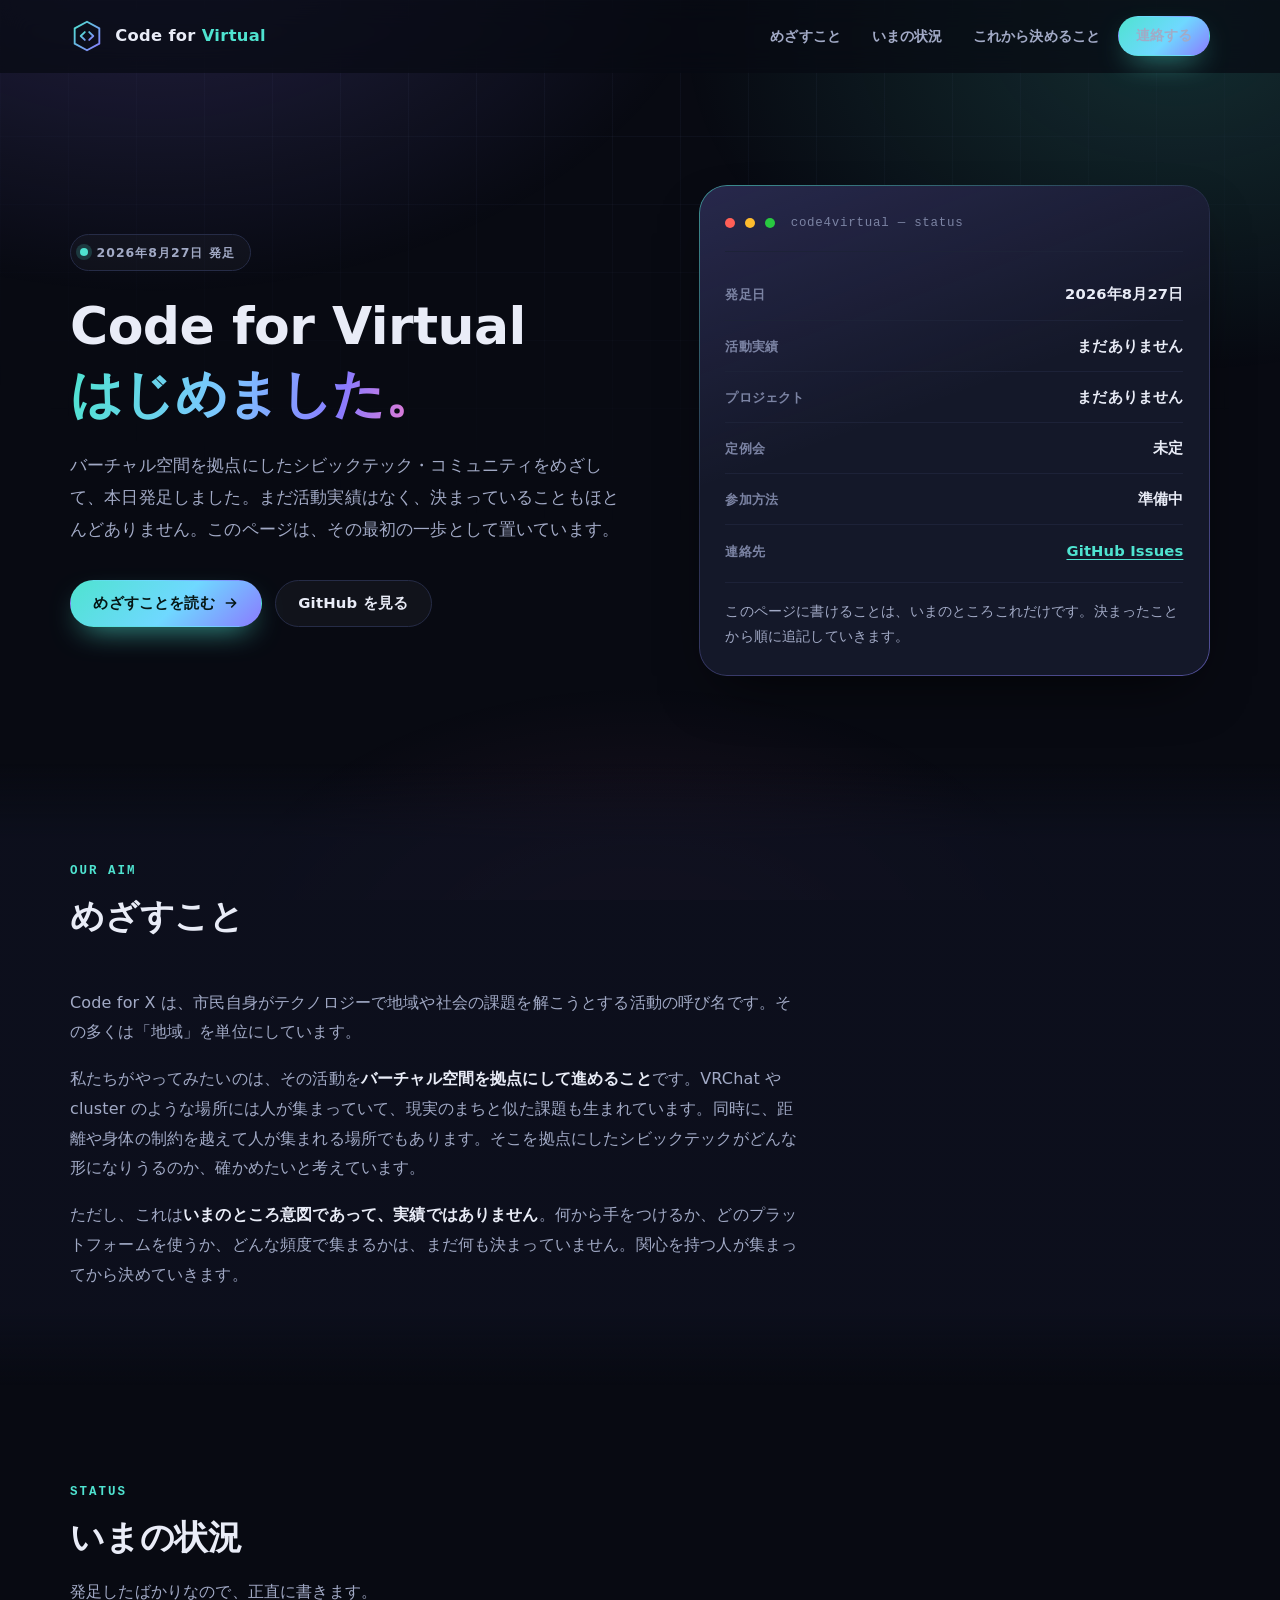
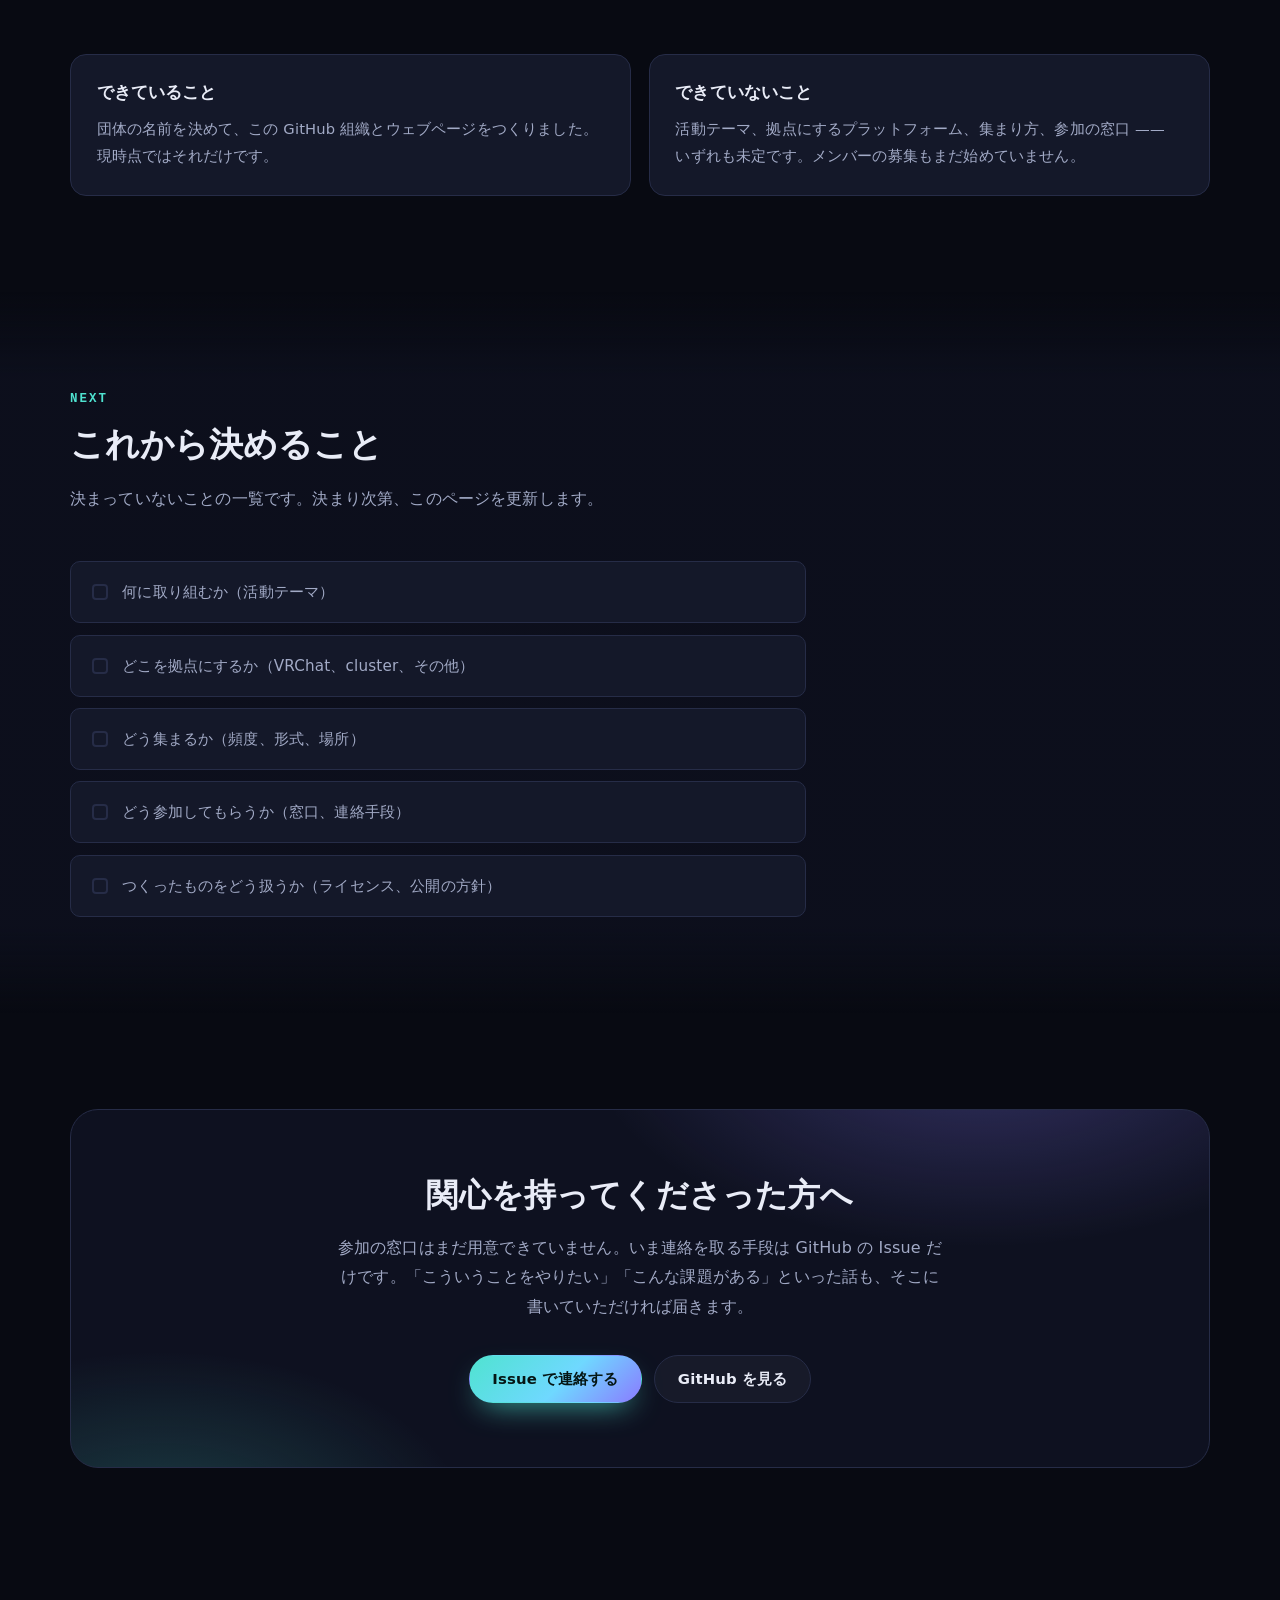
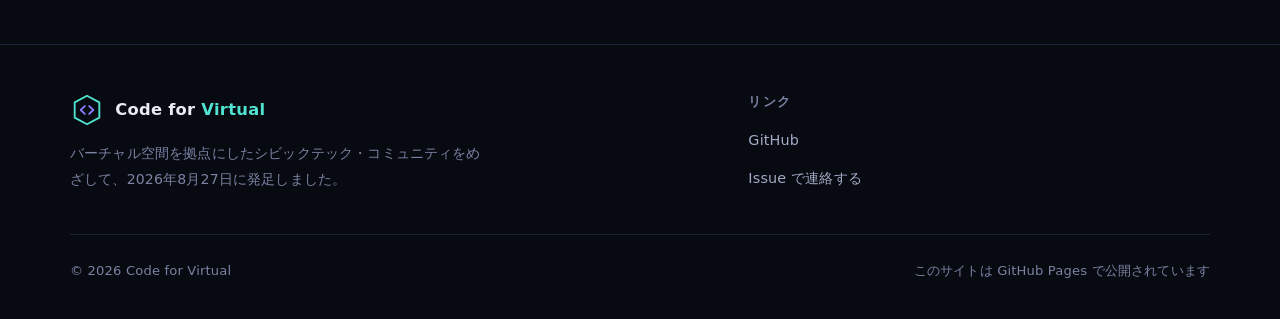
<file: docs/index.html>
<!DOCTYPE html>
<html lang="ja">
<head>
<meta charset="utf-8">
<meta name="viewport" content="width=device-width, initial-scale=1">
<title>Code for Virtual — 発足しました</title>
<meta name="description" content="Code for Virtual（コード・フォー・バーチャル）は、バーチャル空間を拠点にしたシビックテック・コミュニティをめざして 2026年8月27日に発足しました。活動はこれからです。">
<link rel="canonical" href="https://code4virtual.github.io/">
<link rel="icon" href="./assets/favicon.svg" type="image/svg+xml">
<link rel="stylesheet" href="./assets/style.css">

<meta property="og:type" content="website">
<meta property="og:site_name" content="Code for Virtual">
<meta property="og:title" content="Code for Virtual — 発足しました">
<meta property="og:description" content="バーチャル空間を拠点にしたシビックテック・コミュニティをめざして発足しました。活動内容はこれから決めていきます。">
<meta property="og:url" content="https://code4virtual.github.io/">
<meta property="og:locale" content="ja_JP">
<meta name="twitter:card" content="summary">

<script type="application/ld+json">
{
  "@context": "https://schema.org",
  "@type": "Organization",
  "name": "Code for Virtual",
  "alternateName": "コード・フォー・バーチャル",
  "url": "https://code4virtual.github.io/",
  "foundingDate": "2026-08-27",
  "description": "バーチャル空間を拠点にしたシビックテック・コミュニティをめざして発足した団体。",
  "sameAs": ["https://github.com/code4virtual"]
}
</script>
</head>
<body>

<a class="skip-link" href="#main">本文へスキップ</a>

<header class="site-header" id="siteHeader">
  <div class="shell">
    <a class="brand" href="#top">
      <svg class="brand__mark" viewBox="0 0 40 40" aria-hidden="true">
        <defs>
          <linearGradient id="bm" x1="0" y1="0" x2="1" y2="1">
            <stop offset="0" stop-color="#4fe3d0"/>
            <stop offset="1" stop-color="#8a7bff"/>
          </linearGradient>
        </defs>
        <path d="M20 3.2 34.5 11v18L20 36.8 5.5 29V11z" fill="none" stroke="url(#bm)" stroke-width="2.2" stroke-linejoin="round"/>
        <path d="M17.4 15.4 12.6 20l4.8 4.6M22.6 15.4 27.4 20l-4.8 4.6" fill="none" stroke="url(#bm)" stroke-width="2.2" stroke-linecap="round" stroke-linejoin="round"/>
      </svg>
      <span class="brand__name">Code for <span>Virtual</span></span>
    </a>

    <button class="nav-toggle" id="navToggle" type="button" aria-expanded="false" aria-controls="siteNav" aria-label="メニューを開く">
      <span></span>
    </button>

    <nav class="nav" id="siteNav" aria-label="メインメニュー">
      <a href="#aim">めざすこと</a>
      <a href="#status">いまの状況</a>
      <a href="#next">これから決めること</a>
      <a class="btn btn--primary" href="#contact">連絡する</a>
    </nav>
  </div>
</header>

<main id="main">

  <!-- ============ HERO ============ -->
  <section class="hero" id="top">
    <div class="shell hero__inner">
      <div>
        <span class="eyebrow">2026年8月27日 発足</span>

        <h1>
          Code for Virtual<br>
          <span class="grad">はじめました。</span>
        </h1>

        <p class="hero__lead">
          バーチャル空間を拠点にしたシビックテック・コミュニティをめざして、本日発足しました。まだ活動実績はなく、決まっていることもほとんどありません。このページは、その最初の一歩として置いています。
        </p>

        <div class="hero__cta">
          <a class="btn btn--primary" href="#aim">
            めざすことを読む
            <svg width="16" height="16" viewBox="0 0 24 24" fill="none" stroke="currentColor" stroke-width="2.4" stroke-linecap="round" stroke-linejoin="round" aria-hidden="true"><path d="M5 12h13M13 6l6 6-6 6"/></svg>
          </a>
          <a class="btn btn--ghost" href="https://github.com/code4virtual" rel="noopener">GitHub を見る</a>
        </div>
      </div>

      <div class="panel" data-reveal>
        <div class="panel__head">
          <span class="dot"></span><span class="dot"></span><span class="dot"></span>
          <span>code4virtual — status</span>
        </div>

        <dl class="facts">
          <div class="facts__row">
            <dt>発足日</dt>
            <dd>2026年8月27日</dd>
          </div>
          <div class="facts__row">
            <dt>活動実績</dt>
            <dd>まだありません</dd>
          </div>
          <div class="facts__row">
            <dt>プロジェクト</dt>
            <dd>まだありません</dd>
          </div>
          <div class="facts__row">
            <dt>定例会</dt>
            <dd>未定</dd>
          </div>
          <div class="facts__row">
            <dt>参加方法</dt>
            <dd>準備中</dd>
          </div>
          <div class="facts__row">
            <dt>連絡先</dt>
            <dd><a href="https://github.com/code4virtual/code4virtual.github.io/issues" rel="noopener">GitHub Issues</a></dd>
          </div>
        </dl>

        <p class="panel__note">
          このページに書けることは、いまのところこれだけです。決まったことから順に追記していきます。
        </p>
      </div>
    </div>
  </section>

  <!-- ============ AIM ============ -->
  <section class="section section--alt" id="aim">
    <div class="shell">
      <div class="section__head">
        <span class="section__label">Our aim</span>
        <h2 class="section__title">めざすこと</h2>
      </div>

      <div class="prose prose--wide" data-reveal>
        <p>
          Code for X は、市民自身がテクノロジーで地域や社会の課題を解こうとする活動の呼び名です。その多くは「地域」を単位にしています。
        </p>
        <p>
          私たちがやってみたいのは、その活動を<strong>バーチャル空間を拠点にして進めること</strong>です。VRChat や cluster のような場所には人が集まっていて、現実のまちと似た課題も生まれています。同時に、距離や身体の制約を越えて人が集まれる場所でもあります。そこを拠点にしたシビックテックがどんな形になりうるのか、確かめたいと考えています。
        </p>
        <p>
          ただし、これは<strong>いまのところ意図であって、実績ではありません</strong>。何から手をつけるか、どのプラットフォームを使うか、どんな頻度で集まるかは、まだ何も決まっていません。関心を持つ人が集まってから決めていきます。
        </p>
      </div>
    </div>
  </section>

  <!-- ============ STATUS ============ -->
  <section class="section" id="status">
    <div class="shell">
      <div class="section__head">
        <span class="section__label">Status</span>
        <h2 class="section__title">いまの状況</h2>
        <p class="section__desc">
          発足したばかりなので、正直に書きます。
        </p>
      </div>

      <div class="grid grid--2" data-reveal>
        <article class="card">
          <h3>できていること</h3>
          <p>
            団体の名前を決めて、この GitHub 組織とウェブページをつくりました。現時点ではそれだけです。
          </p>
        </article>

        <article class="card">
          <h3>できていないこと</h3>
          <p>
            活動テーマ、拠点にするプラットフォーム、集まり方、参加の窓口 —— いずれも未定です。メンバーの募集もまだ始めていません。
          </p>
        </article>
      </div>
    </div>
  </section>

  <!-- ============ NEXT ============ -->
  <section class="section section--alt" id="next">
    <div class="shell">
      <div class="section__head">
        <span class="section__label">Next</span>
        <h2 class="section__title">これから決めること</h2>
        <p class="section__desc">
          決まっていないことの一覧です。決まり次第、このページを更新します。
        </p>
      </div>

      <ul class="checklist" data-reveal>
        <li>何に取り組むか（活動テーマ）</li>
        <li>どこを拠点にするか（VRChat、cluster、その他）</li>
        <li>どう集まるか（頻度、形式、場所）</li>
        <li>どう参加してもらうか（窓口、連絡手段）</li>
        <li>つくったものをどう扱うか（ライセンス、公開の方針）</li>
      </ul>
    </div>
  </section>

  <!-- ============ CONTACT ============ -->
  <section class="section" id="contact">
    <div class="shell">
      <div class="cta-band" data-reveal>
        <h2>関心を持ってくださった方へ</h2>
        <p>
          参加の窓口はまだ用意できていません。いま連絡を取る手段は GitHub の Issue だけです。「こういうことをやりたい」「こんな課題がある」といった話も、そこに書いていただければ届きます。
        </p>
        <div class="hero__cta">
          <a class="btn btn--primary" href="https://github.com/code4virtual/code4virtual.github.io/issues" rel="noopener">Issue で連絡する</a>
          <a class="btn btn--ghost" href="https://github.com/code4virtual" rel="noopener">GitHub を見る</a>
        </div>
      </div>
    </div>
  </section>

</main>

<!-- ============ FOOTER ============ -->
<footer class="site-footer">
  <div class="shell">
    <div class="footer__grid footer__grid--simple">
      <div class="footer__about">
        <a class="brand" href="#top">
          <svg class="brand__mark" viewBox="0 0 40 40" aria-hidden="true">
            <path d="M20 3.2 34.5 11v18L20 36.8 5.5 29V11z" fill="none" stroke="#4fe3d0" stroke-width="2.2" stroke-linejoin="round"/>
            <path d="M17.4 15.4 12.6 20l4.8 4.6M22.6 15.4 27.4 20l-4.8 4.6" fill="none" stroke="#8a7bff" stroke-width="2.2" stroke-linecap="round" stroke-linejoin="round"/>
          </svg>
          <span class="brand__name">Code for <span>Virtual</span></span>
        </a>
        <p>
          バーチャル空間を拠点にしたシビックテック・コミュニティをめざして、2026年8月27日に発足しました。
        </p>
      </div>

      <div>
        <h2>リンク</h2>
        <ul class="footer__list">
          <li><a href="https://github.com/code4virtual" rel="noopener">GitHub</a></li>
          <li><a href="https://github.com/code4virtual/code4virtual.github.io/issues" rel="noopener">Issue で連絡する</a></li>
        </ul>
      </div>
    </div>

    <div class="footer__bottom">
      <span>&copy; <span id="year">2026</span> Code for Virtual</span>
      <span>このサイトは GitHub Pages で公開されています</span>
    </div>
  </div>
</footer>

<script src="./assets/main.js" defer></script>
</body>
</html>
</file>
<file: docs/assets/style.css>
@charset "utf-8";

/* =========================================================
   Code for Virtual — base tokens
   ========================================================= */
:root {
  --bg:           #080a12;
  --bg-soft:      #0e1120;
  --surface:      #141829;
  --surface-2:    #1b2038;
  --line:         #262c47;
  --line-soft:    #1d2238;

  --text:         #e9ecf7;
  --text-muted:   #a2aac6;
  --text-dim:     #7b83a3;

  --accent:       #4fe3d0;
  --accent-2:     #8a7bff;
  --accent-3:     #ff7ac6;
  --accent-ink:   #051614;

  --radius:       16px;
  --radius-sm:    10px;
  --radius-lg:    28px;

  --shell:        1140px;
  --gap:          clamp(1rem, 3vw, 2rem);

  --font: "Helvetica Neue", system-ui, -apple-system, "Segoe UI", Roboto,
          "Hiragino Kaku Gothic ProN", "Noto Sans JP", "Yu Gothic", Meiryo, sans-serif;
  --mono: ui-monospace, SFMono-Regular, "SF Mono", Menlo, Consolas, monospace;

  --shadow: 0 24px 60px -24px rgba(0, 0, 0, .8);
  --ring: 0 0 0 3px rgba(79, 227, 208, .35);
}

*, *::before, *::after { box-sizing: border-box; }

html {
  scroll-behavior: smooth;
  scroll-padding-top: 90px;
  -webkit-text-size-adjust: 100%;
}

@media (prefers-reduced-motion: reduce) {
  html { scroll-behavior: auto; }
  *, *::before, *::after {
    animation-duration: .001ms !important;
    animation-iteration-count: 1 !important;
    transition-duration: .001ms !important;
  }
}

body {
  margin: 0;
  background: var(--bg);
  color: var(--text);
  font-family: var(--font);
  font-size: 16px;
  line-height: 1.85;
  letter-spacing: .01em;
  overflow-x: hidden;
  -webkit-font-smoothing: antialiased;
}

/* Ambient backdrop: grid + aurora */
body::before {
  content: "";
  position: fixed;
  inset: 0;
  z-index: -2;
  background:
    radial-gradient(60rem 40rem at 12% -10%, rgba(138, 123, 255, .22), transparent 60%),
    radial-gradient(50rem 34rem at 92% 4%,  rgba(79, 227, 208, .16), transparent 62%),
    radial-gradient(46rem 30rem at 50% 108%, rgba(255, 122, 198, .10), transparent 60%);
}

body::after {
  content: "";
  position: fixed;
  inset: 0;
  z-index: -1;
  pointer-events: none;
  background-image:
    linear-gradient(rgba(120, 140, 200, .055) 1px, transparent 1px),
    linear-gradient(90deg, rgba(120, 140, 200, .055) 1px, transparent 1px);
  background-size: 68px 68px;
  mask-image: radial-gradient(90% 70% at 50% 0%, #000 20%, transparent 85%);
  -webkit-mask-image: radial-gradient(90% 70% at 50% 0%, #000 20%, transparent 85%);
}

img, svg { max-width: 100%; }

a { color: var(--accent); text-underline-offset: .22em; }
a:hover { color: #7ff0e2; }

:focus-visible {
  outline: none;
  box-shadow: var(--ring);
  border-radius: 6px;
}

h1, h2, h3, h4 {
  line-height: 1.35;
  letter-spacing: .005em;
  margin: 0;
  font-weight: 700;
  text-wrap: balance;          /* 見出しの行長をそろえる（対応ブラウザのみ） */
  line-break: strict;          /* 日本語の禁則処理を厳格に */
}

p {
  margin: 0;
  text-wrap: pretty;           /* 行末に1文字だけ残る「泣き別れ」を抑える */
}

.shell {
  width: min(100% - 2.5rem, var(--shell));
  margin-inline: auto;
}

.skip-link {
  position: absolute;
  left: 1rem;
  top: -4rem;
  z-index: 100;
  padding: .7rem 1.1rem;
  border-radius: var(--radius-sm);
  background: var(--accent);
  color: var(--accent-ink);
  font-weight: 700;
  text-decoration: none;
  transition: top .2s ease;
}
.skip-link:focus { top: 1rem; color: var(--accent-ink); }

/* =========================================================
   Header
   ========================================================= */
.site-header {
  position: sticky;
  top: 0;
  z-index: 50;
  background: rgba(8, 10, 18, .72);
  backdrop-filter: blur(14px);
  -webkit-backdrop-filter: blur(14px);
  border-bottom: 1px solid transparent;
  transition: border-color .3s ease, background .3s ease;
}
.site-header[data-stuck="true"] {
  border-bottom-color: var(--line-soft);
  background: rgba(8, 10, 18, .9);
}

.site-header .shell {
  display: flex;
  align-items: center;
  gap: 1rem;
  min-height: 72px;
}

.brand {
  display: inline-flex;
  align-items: center;
  gap: .7rem;
  color: var(--text);
  text-decoration: none;
  font-weight: 700;
  letter-spacing: .02em;
  margin-right: auto;
}
.brand:hover { color: var(--text); }
.brand__mark { width: 34px; height: 34px; flex: none; }
.brand__name { font-size: 1.02rem; }
.brand__name span { color: var(--accent); }

.nav { display: flex; align-items: center; gap: .3rem; }
.nav a {
  padding: .5rem .8rem;
  border-radius: 999px;
  color: var(--text-muted);
  font-size: .9rem;
  font-weight: 600;
  text-decoration: none;
  white-space: nowrap;
  transition: color .18s ease, background .18s ease;
}
.nav a:hover { color: var(--text); background: rgba(255, 255, 255, .06); }

.nav-toggle {
  display: none;
  width: 42px;
  height: 42px;
  padding: 0;
  border: 1px solid var(--line);
  border-radius: 12px;
  background: var(--surface);
  color: var(--text);
  cursor: pointer;
}
.nav-toggle span,
.nav-toggle span::before,
.nav-toggle span::after {
  display: block;
  width: 17px;
  height: 2px;
  margin-inline: auto;
  border-radius: 2px;
  background: currentColor;
  transition: transform .22s ease, opacity .22s ease;
}
.nav-toggle span { position: relative; }
.nav-toggle span::before,
.nav-toggle span::after { content: ""; position: absolute; left: 0; }
.nav-toggle span::before { top: -6px; }
.nav-toggle span::after  { top: 6px; }
.nav-toggle[aria-expanded="true"] span { background: transparent; }
.nav-toggle[aria-expanded="true"] span::before { transform: translateY(6px) rotate(45deg); }
.nav-toggle[aria-expanded="true"] span::after  { transform: translateY(-6px) rotate(-45deg); }

@media (max-width: 900px) {
  .nav-toggle { display: block; }
  .nav {
    position: absolute;
    inset: 100% 1.25rem auto 1.25rem;
    flex-direction: column;
    align-items: stretch;
    gap: .15rem;
    padding: .6rem;
    border: 1px solid var(--line);
    border-radius: var(--radius);
    background: rgba(14, 17, 32, .97);
    box-shadow: var(--shadow);
    display: none;
  }
  .nav[data-open="true"] { display: flex; }
  .nav a { padding: .75rem .9rem; font-size: .95rem; }
  .nav .btn { text-align: center; margin-top: .35rem; }
}

/* =========================================================
   Buttons
   ========================================================= */
.btn {
  display: inline-flex;
  align-items: center;
  justify-content: center;
  gap: .5rem;
  padding: .78rem 1.4rem;
  border: 1px solid transparent;
  border-radius: 999px;
  font-size: .93rem;
  font-weight: 700;
  line-height: 1.4;
  text-decoration: none;
  cursor: pointer;
  transition: transform .16s ease, box-shadow .2s ease, background .2s ease, border-color .2s ease, color .2s ease;
}
.btn:hover { transform: translateY(-2px); }
.btn:active { transform: translateY(0); }

.btn--primary {
  background: linear-gradient(135deg, var(--accent), #6fd8ff 55%, var(--accent-2));
  color: var(--accent-ink);
  box-shadow: 0 12px 30px -12px rgba(79, 227, 208, .8);
}
.btn--primary:hover { color: var(--accent-ink); box-shadow: 0 18px 38px -14px rgba(79, 227, 208, .95); }

.btn--ghost {
  background: rgba(255, 255, 255, .04);
  border-color: var(--line);
  color: var(--text);
}
.btn--ghost:hover { color: var(--text); border-color: #3c456e; background: rgba(255, 255, 255, .08); }

.nav .btn { padding: .55rem 1.05rem; font-size: .87rem; }

/* =========================================================
   Hero
   ========================================================= */
.hero {
  position: relative;
  padding: clamp(3.5rem, 9vw, 7rem) 0 clamp(3rem, 7vw, 5.5rem);
}
.hero__inner {
  display: grid;
  grid-template-columns: minmax(0, 1.05fr) minmax(0, .95fr);
  gap: clamp(2rem, 5vw, 4rem);
  align-items: center;
}
@media (max-width: 940px) {
  .hero__inner { grid-template-columns: 1fr; }
}

.eyebrow {
  display: inline-flex;
  align-items: center;
  gap: .55rem;
  padding: .38rem .95rem .38rem .55rem;
  border: 1px solid var(--line);
  border-radius: 999px;
  background: rgba(255, 255, 255, .03);
  color: var(--text-muted);
  font-size: .78rem;
  font-weight: 700;
  letter-spacing: .08em;
  text-transform: uppercase;
}
.eyebrow::before {
  content: "";
  width: 8px;
  height: 8px;
  border-radius: 50%;
  background: var(--accent);
  box-shadow: 0 0 0 4px rgba(79, 227, 208, .18);
}

.hero h1 {
  margin: 1.4rem 0 0;
  font-size: clamp(2rem, 5.2vw, 3.25rem);
  line-height: 1.3;
  letter-spacing: -.01em;
  text-wrap: pretty;           /* 明示した <br> を優先し、再バランスさせない */
}
.grad {
  background: linear-gradient(100deg, var(--accent), #7cc7ff 42%, var(--accent-2) 74%, var(--accent-3));
  -webkit-background-clip: text;
  background-clip: text;
  color: transparent;
}

.hero__lead {
  margin-top: 1.35rem;
  max-width: 34em;
  color: var(--text-muted);
  font-size: clamp(1rem, 1.6vw, 1.08rem);
}

.hero__cta {
  display: flex;
  flex-wrap: wrap;
  gap: .8rem;
  margin-top: 2.1rem;
}

.hero__meta {
  display: flex;
  flex-wrap: wrap;
  gap: .5rem .9rem;
  margin-top: 1.6rem;
  color: var(--text-dim);
  font-size: .84rem;
}
.hero__meta li { list-style: none; }
.hero__meta { padding: 0; }

/* Hero card / world panel */
.panel {
  position: relative;
  padding: 1.6rem;
  border: 1px solid var(--line);
  border-radius: var(--radius-lg);
  background:
    linear-gradient(160deg, rgba(138, 123, 255, .16), transparent 45%),
    var(--surface);
  box-shadow: var(--shadow);
}
.panel::before {
  content: "";
  position: absolute;
  inset: -1px;
  border-radius: inherit;
  padding: 1px;
  background: linear-gradient(150deg, rgba(79, 227, 208, .55), transparent 40%, rgba(138, 123, 255, .45));
  -webkit-mask: linear-gradient(#000 0 0) content-box, linear-gradient(#000 0 0);
  mask: linear-gradient(#000 0 0) content-box, linear-gradient(#000 0 0);
  -webkit-mask-composite: xor;
  mask-composite: exclude;
  pointer-events: none;
}

.panel__head {
  display: flex;
  align-items: center;
  gap: .6rem;
  padding-bottom: 1rem;
  margin-bottom: 1.1rem;
  border-bottom: 1px solid var(--line-soft);
  color: var(--text-dim);
  font-family: var(--mono);
  font-size: .78rem;
  letter-spacing: .06em;
}
.dot { width: 10px; height: 10px; border-radius: 50%; background: #ff5f57; flex: none; }
.dot + .dot { background: #febc2e; }
.dot + .dot + .dot { background: #28c840; margin-right: .4rem; }

.stat-grid {
  display: grid;
  grid-template-columns: repeat(2, minmax(0, 1fr));
  gap: .8rem;
}
.stat {
  padding: 1rem 1.1rem;
  border: 1px solid var(--line-soft);
  border-radius: var(--radius);
  background: rgba(255, 255, 255, .022);
}
.stat__value {
  font-size: 1.45rem;
  font-weight: 800;
  line-height: 1.3;
  letter-spacing: -.01em;
}
.stat__label {
  margin-top: .1rem;
  color: var(--text-dim);
  font-size: .8rem;
  line-height: 1.6;
  text-wrap: pretty;
}

.panel__note {
  margin-top: 1.1rem;
  padding-top: 1rem;
  border-top: 1px solid var(--line-soft);
  color: var(--text-muted);
  font-size: .85rem;
}
.panel__note strong { color: var(--text); }

/* =========================================================
   Sections
   ========================================================= */
.section { padding: clamp(3.5rem, 8vw, 6rem) 0; }
.section--alt {
  background: linear-gradient(180deg, transparent, rgba(14, 17, 32, .75) 12%, rgba(14, 17, 32, .75) 88%, transparent);
}

.section__head { max-width: 44rem; margin-bottom: clamp(2rem, 4vw, 3rem); }
.section__head--center { margin-inline: auto; text-align: center; }

.section__label {
  display: block;
  color: var(--accent);
  font-family: var(--mono);
  font-size: .78rem;
  font-weight: 700;
  letter-spacing: .16em;
  text-transform: uppercase;
}
.section__title {
  margin-top: .7rem;
  font-size: clamp(1.5rem, 3.4vw, 2.1rem);
  letter-spacing: -.005em;
}
.section__desc {
  margin-top: 1rem;
  color: var(--text-muted);
  font-size: 1rem;
}

/* Cards */
.grid {
  display: grid;
  gap: 1.1rem;
  grid-template-columns: repeat(auto-fit, minmax(min(100%, 17.5rem), 1fr));
}

.card {
  position: relative;
  display: flex;
  flex-direction: column;
  gap: .7rem;
  padding: 1.6rem;
  border: 1px solid var(--line);
  border-radius: var(--radius);
  background: var(--surface);
  transition: transform .22s ease, border-color .22s ease, background .22s ease;
}
.card:hover {
  transform: translateY(-4px);
  border-color: #38416b;
  background: var(--surface-2);
}
.card__icon {
  display: grid;
  place-items: center;
  width: 46px;
  height: 46px;
  border-radius: 13px;
  background: linear-gradient(140deg, rgba(79, 227, 208, .2), rgba(138, 123, 255, .22));
  border: 1px solid var(--line);
  color: var(--accent);
}
.card__icon svg { width: 22px; height: 22px; }
.card h3 { font-size: 1.06rem; }
.card p { color: var(--text-muted); font-size: .92rem; }

/* Value list (about) */
.prose p + p { margin-top: 1.1rem; }
.prose p { color: var(--text-muted); }
.prose strong { color: var(--text); font-weight: 700; }

/* Facts list (hero panel) */
.facts { margin: 0; }
.facts__row {
  display: grid;
  grid-template-columns: minmax(0, auto) minmax(0, 1fr);
  gap: 1rem;
  align-items: baseline;
  padding: .7rem 0;
  border-bottom: 1px solid var(--line-soft);
}
.facts__row:last-child { border-bottom: 0; padding-bottom: 0; }
.facts dt {
  color: var(--text-dim);
  font-size: .84rem;
  font-weight: 600;
  white-space: nowrap;
}
.facts dd {
  margin: 0;
  color: var(--text);
  font-size: .92rem;
  font-weight: 600;
  text-align: right;
}

/* Two-column card grid */
.grid--2 { grid-template-columns: repeat(auto-fit, minmax(min(100%, 20rem), 1fr)); }

/* Wide prose block */
.prose--wide { max-width: 46rem; }
.prose--wide p { font-size: 1rem; }

/* Checklist (undecided items) */
.checklist {
  display: grid;
  gap: .7rem;
  max-width: 46rem;
  margin: 0;
  padding: 0;
  list-style: none;
}
.checklist li {
  display: grid;
  grid-template-columns: auto minmax(0, 1fr);
  gap: .9rem;
  align-items: center;
  padding: 1rem 1.3rem;
  border: 1px solid var(--line);
  border-radius: var(--radius-sm);
  background: var(--surface);
  color: var(--text-muted);
  font-size: .95rem;
}
.checklist li::before {
  content: "";
  width: 16px;
  height: 16px;
  border: 2px solid var(--line);
  border-radius: 4px;
}

/* Simplified footer */
.footer__grid--simple { grid-template-columns: minmax(0, 2fr) minmax(9rem, 1fr); }
@media (max-width: 640px) {
  .footer__grid--simple { grid-template-columns: 1fr; }
}

/* CTA band */
.cta-band {
  position: relative;
  overflow: hidden;
  padding: clamp(2.5rem, 6vw, 4rem);
  border: 1px solid var(--line);
  border-radius: var(--radius-lg);
  background:
    radial-gradient(38rem 20rem at 80% -20%, rgba(138, 123, 255, .3), transparent 65%),
    radial-gradient(30rem 18rem at 8% 120%, rgba(79, 227, 208, .22), transparent 65%),
    var(--bg-soft);
  text-align: center;
}
.cta-band h2 { font-size: clamp(1.4rem, 3.4vw, 2rem); }
.cta-band p {
  max-width: 38rem;
  margin: 1rem auto 0;
  color: var(--text-muted);
}
.cta-band .hero__cta { justify-content: center; }

/* =========================================================
   Footer
   ========================================================= */
.site-footer {
  margin-top: clamp(3rem, 7vw, 5rem);
  padding: 3rem 0 2.2rem;
  border-top: 1px solid var(--line-soft);
  background: rgba(8, 10, 18, .6);
}
.footer__grid {
  display: grid;
  grid-template-columns: minmax(0, 1.4fr) repeat(auto-fit, minmax(9rem, 1fr));
  gap: 2rem;
}
.footer__about { max-width: 26rem; color: var(--text-dim); font-size: .88rem; text-wrap: pretty; }
.footer__about .brand { margin-bottom: .8rem; }
.site-footer h2 {
  font-size: .8rem;
  letter-spacing: .12em;
  text-transform: uppercase;
  color: var(--text-dim);
}
.footer__list { margin: .9rem 0 0; padding: 0; list-style: none; display: grid; gap: .55rem; }
.footer__list a {
  color: var(--text-muted);
  font-size: .9rem;
  text-decoration: none;
}
.footer__list a:hover { color: var(--accent); }

.footer__bottom {
  display: flex;
  flex-wrap: wrap;
  gap: .6rem 1.2rem;
  justify-content: space-between;
  align-items: center;
  margin-top: 2.6rem;
  padding-top: 1.5rem;
  border-top: 1px solid var(--line-soft);
  color: var(--text-dim);
  font-size: .82rem;
}

/* =========================================================
   Reveal on scroll
   ========================================================= */
[data-reveal] {
  opacity: 0;
  transform: translateY(18px);
  transition: opacity .6s cubic-bezier(.22, .61, .36, 1), transform .6s cubic-bezier(.22, .61, .36, 1);
}
[data-reveal].is-visible { opacity: 1; transform: none; }
@media (prefers-reduced-motion: reduce) {
  [data-reveal] { opacity: 1; transform: none; }
}

/* 404 */
.notfound {
  min-height: 70vh;
  display: grid;
  place-items: center;
  text-align: center;
  padding: 4rem 0;
}
.notfound__code {
  font-family: var(--mono);
  font-size: clamp(3.5rem, 14vw, 7rem);
  font-weight: 800;
  line-height: 1;
  letter-spacing: -.04em;
}
</file>
